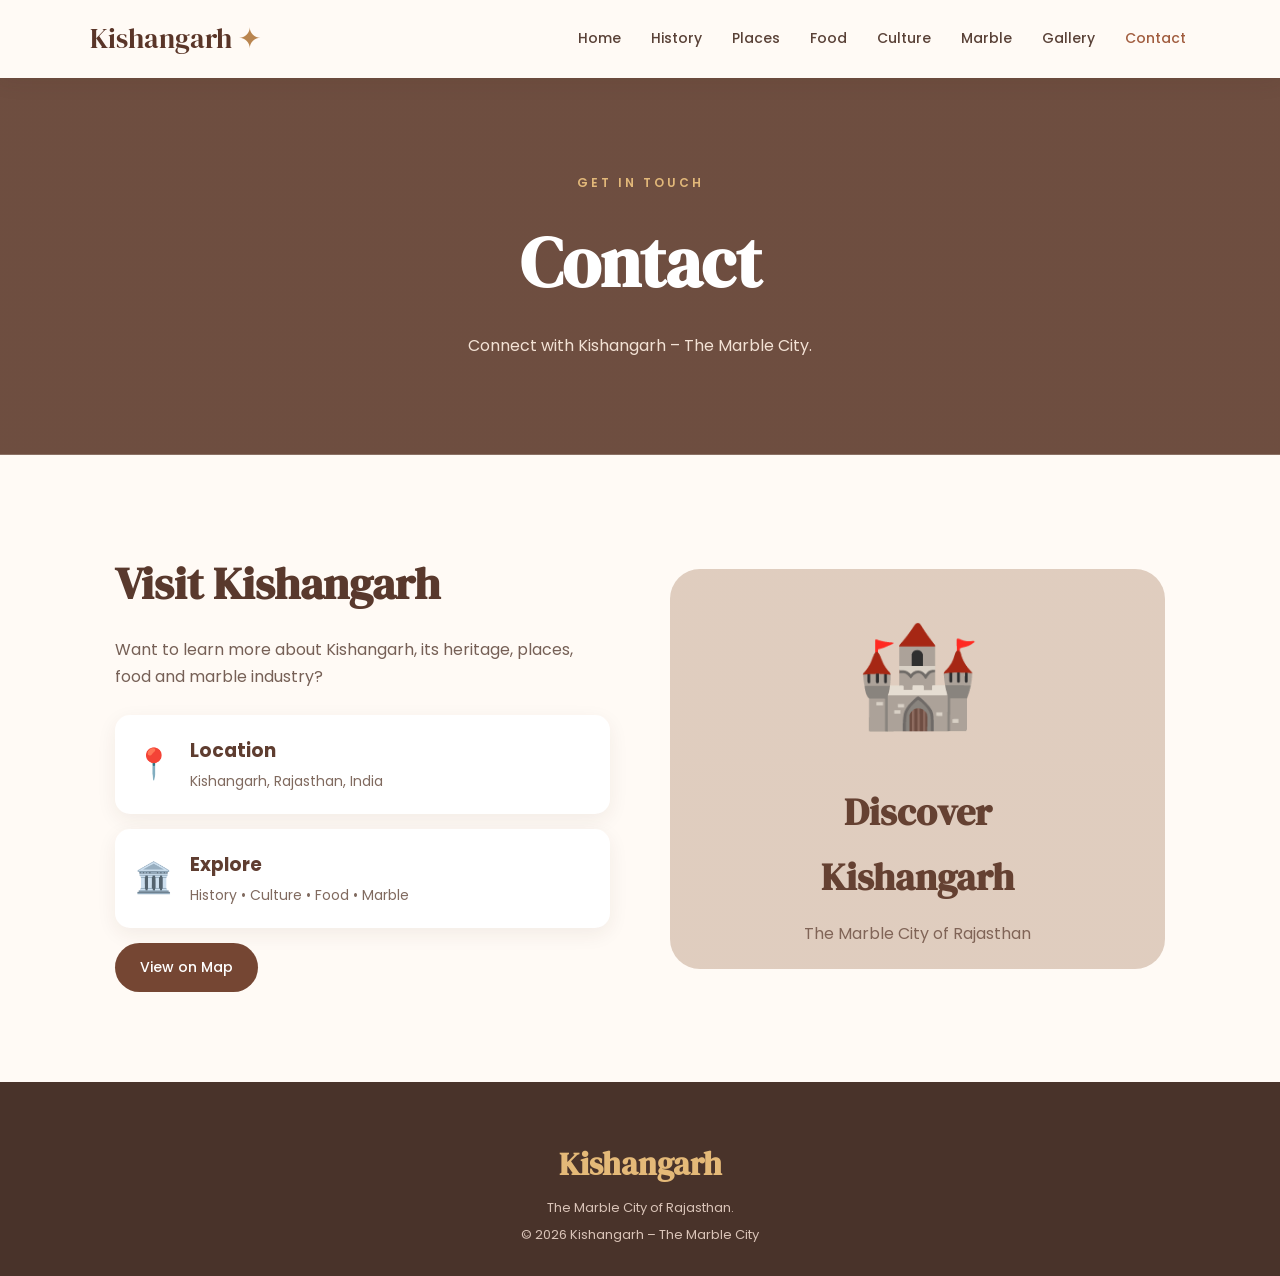
<file: contant.html>
<!DOCTYPE html>
<html lang="en">
<head>
<meta charset="UTF-8">
<meta name="viewport" content="width=device-width, initial-scale=1.0">
<title>Contact | Kishangarh</title>
<link rel="stylesheet" href="style.css">
</head>

<body>

<header class="navbar">
<div class="logo">Kishangarh <span>✦</span></div>
<button class="menu-btn" onclick="toggleMenu()">☰</button>

<nav id="navMenu">
<a href="index.html">Home</a>
<a href="history.html">History</a>
<a href="places.html">Places</a>
<a href="food.html">Food</a>
<a href="culture.html">Culture</a>
<a href="marble.html">Marble</a>
<a href="gallery.html">Gallery</a>
<a href="contact.html" class="active">Contact</a>
</nav>
</header>

<section class="page-banner">
<p class="section-tag">GET IN TOUCH</p>
<h1>Contact</h1>
<p>Connect with Kishangarh – The Marble City.</p>
</section>

<section class="contact-section">

<div class="contact-info">

<h2>Visit Kishangarh</h2>

<p>
Want to learn more about Kishangarh, its heritage,
places, food and marble industry?
</p>

<div class="contact-card">
<div class="contact-icon">📍</div>

<div>
<h3>Location</h3>
<p>Kishangarh, Rajasthan, India</p>
</div>
</div>

<div class="contact-card">
<div class="contact-icon">🏛️</div>

<div>
<h3>Explore</h3>
<p>History • Culture • Food • Marble</p>
</div>
</div>

<a href="https://www.google.com/maps/search/Kishangarh+Rajasthan"
target="_blank"
class="btn">
View on Map
</a>

</div>

<div class="contact-decoration">

<div class="cake-big">🏰</div>

<h3>
Discover<br>
Kishangarh
</h3>

<p>
The Marble City of Rajasthan
</p>

</div>

</section>

<footer>
<h2>Kishangarh</h2>
<p>The Marble City of Rajasthan.</p>
<p>© 2026 Kishangarh – The Marble City</p>
</footer>

<script src="script.js"></script>
</body>
</html>
</file>
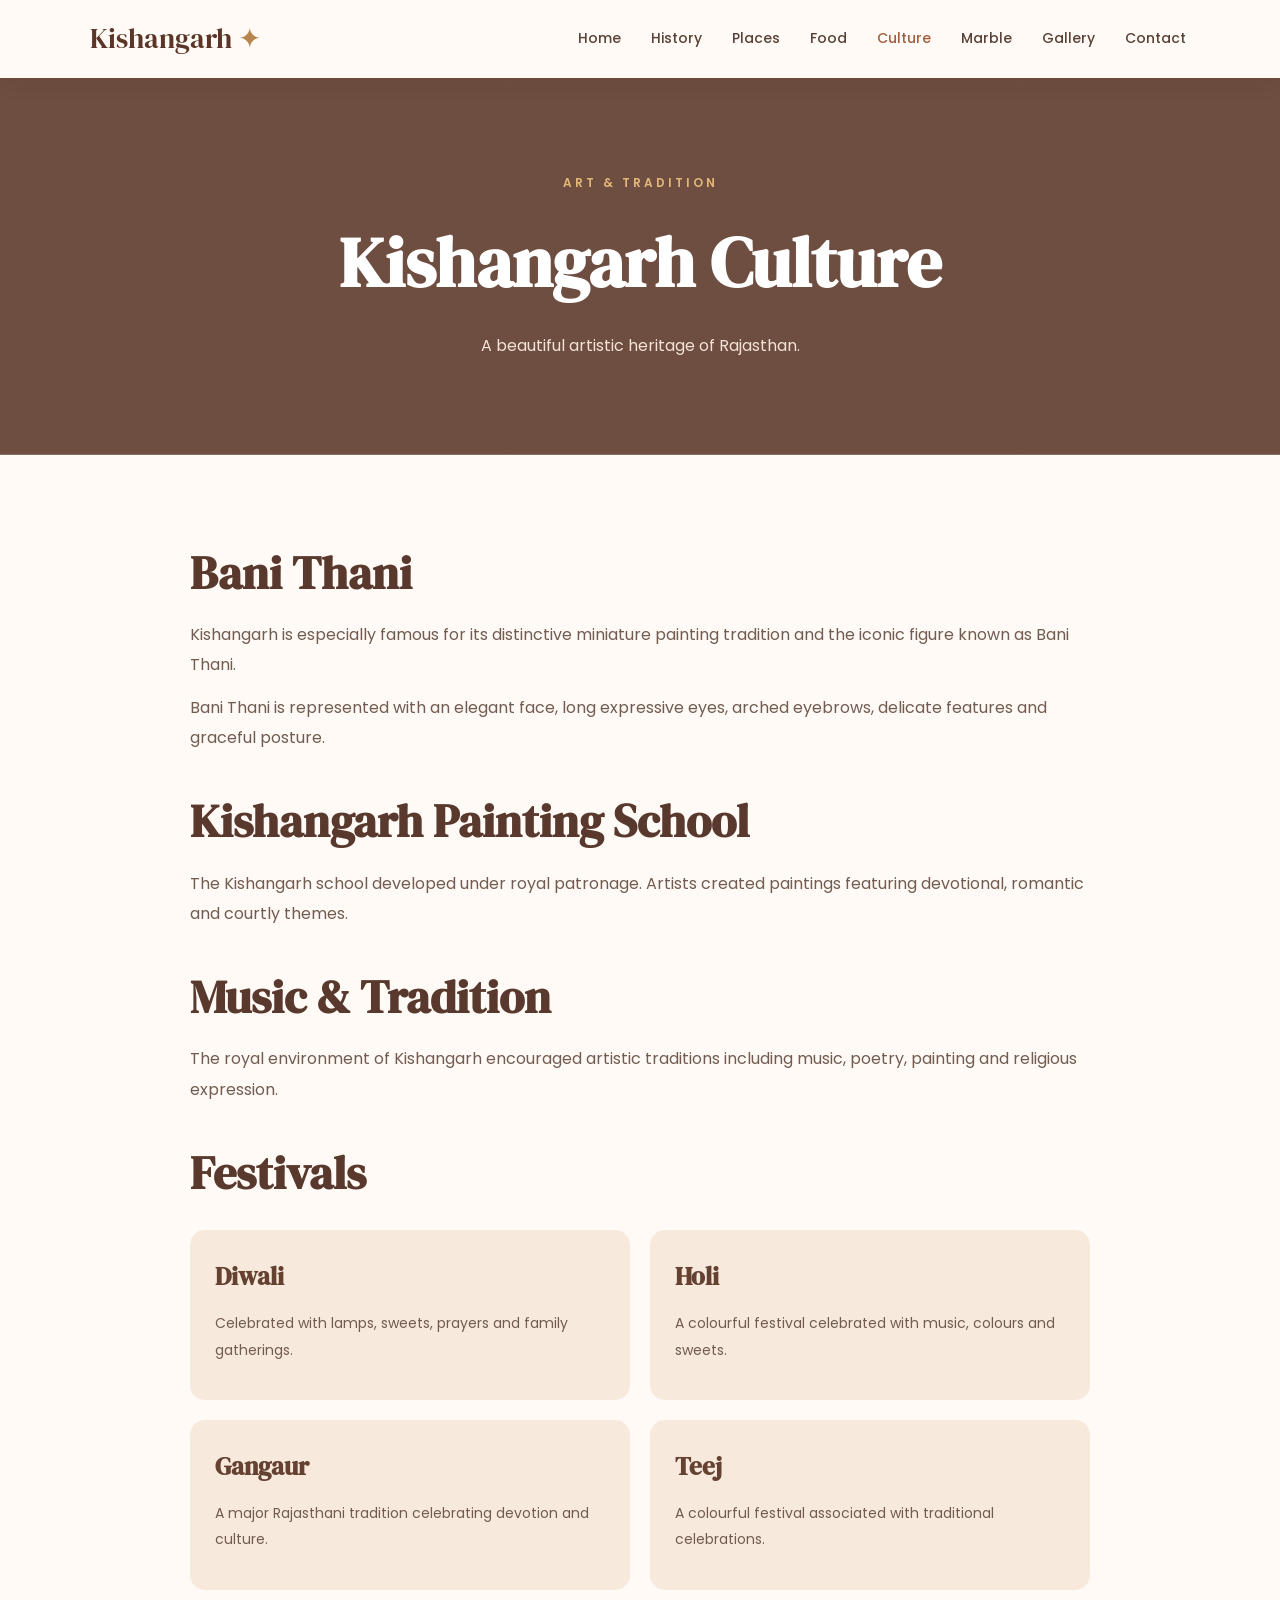
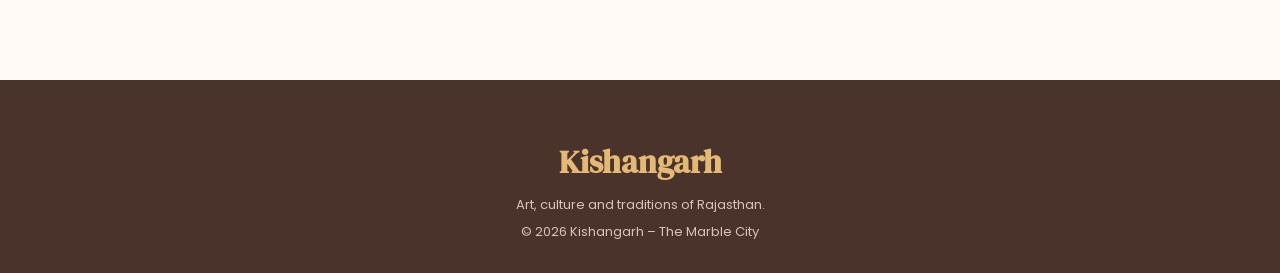
<file: culture.html>
<!DOCTYPE html>
<html lang="en">
<head>
<meta charset="UTF-8">
<meta name="viewport" content="width=device-width, initial-scale=1.0">
<title>Art & Culture | Kishangarh</title>
<link rel="stylesheet" href="style.css">
</head>

<body>

<header class="navbar">
<div class="logo">Kishangarh <span>✦</span></div>
<button class="menu-btn" onclick="toggleMenu()">☰</button>

<nav id="navMenu">
<a href="index.html">Home</a>
<a href="history.html">History</a>
<a href="places.html">Places</a>
<a href="food.html">Food</a>
<a href="culture.html" class="active">Culture</a>
<a href="marble.html">Marble</a>
<a href="gallery.html">Gallery</a>
<a href="contact.html">Contact</a>
</nav>
</header>

<section class="page-banner">
<p class="section-tag">ART & TRADITION</p>
<h1>Kishangarh Culture</h1>
<p>A beautiful artistic heritage of Rajasthan.</p>
</section>

<section class="content-section">

<h2>Bani Thani</h2>

<p>
Kishangarh is especially famous for its distinctive miniature
painting tradition and the iconic figure known as Bani Thani.
</p>

<p>
Bani Thani is represented with an elegant face, long expressive
eyes, arched eyebrows, delicate features and graceful posture.
</p>

<h2>Kishangarh Painting School</h2>

<p>
The Kishangarh school developed under royal patronage. Artists
created paintings featuring devotional, romantic and courtly themes.
</p>

<h2>Music & Tradition</h2>

<p>
The royal environment of Kishangarh encouraged artistic traditions
including music, poetry, painting and religious expression.
</p>

<h2>Festivals</h2>

<div class="festival-grid">

<div class="festival-card">
<h3>Diwali</h3>
<p>Celebrated with lamps, sweets, prayers and family gatherings.</p>
</div>

<div class="festival-card">
<h3>Holi</h3>
<p>A colourful festival celebrated with music, colours and sweets.</p>
</div>

<div class="festival-card">
<h3>Gangaur</h3>
<p>A major Rajasthani tradition celebrating devotion and culture.</p>
</div>

<div class="festival-card">
<h3>Teej</h3>
<p>A colourful festival associated with traditional celebrations.</p>
</div>

</div>

</section>

<footer>
<h2>Kishangarh</h2>
<p>Art, culture and traditions of Rajasthan.</p>
<p>© 2026 Kishangarh – The Marble City</p>
</footer>

<script src="script.js"></script>
</body>
</html>
</file>
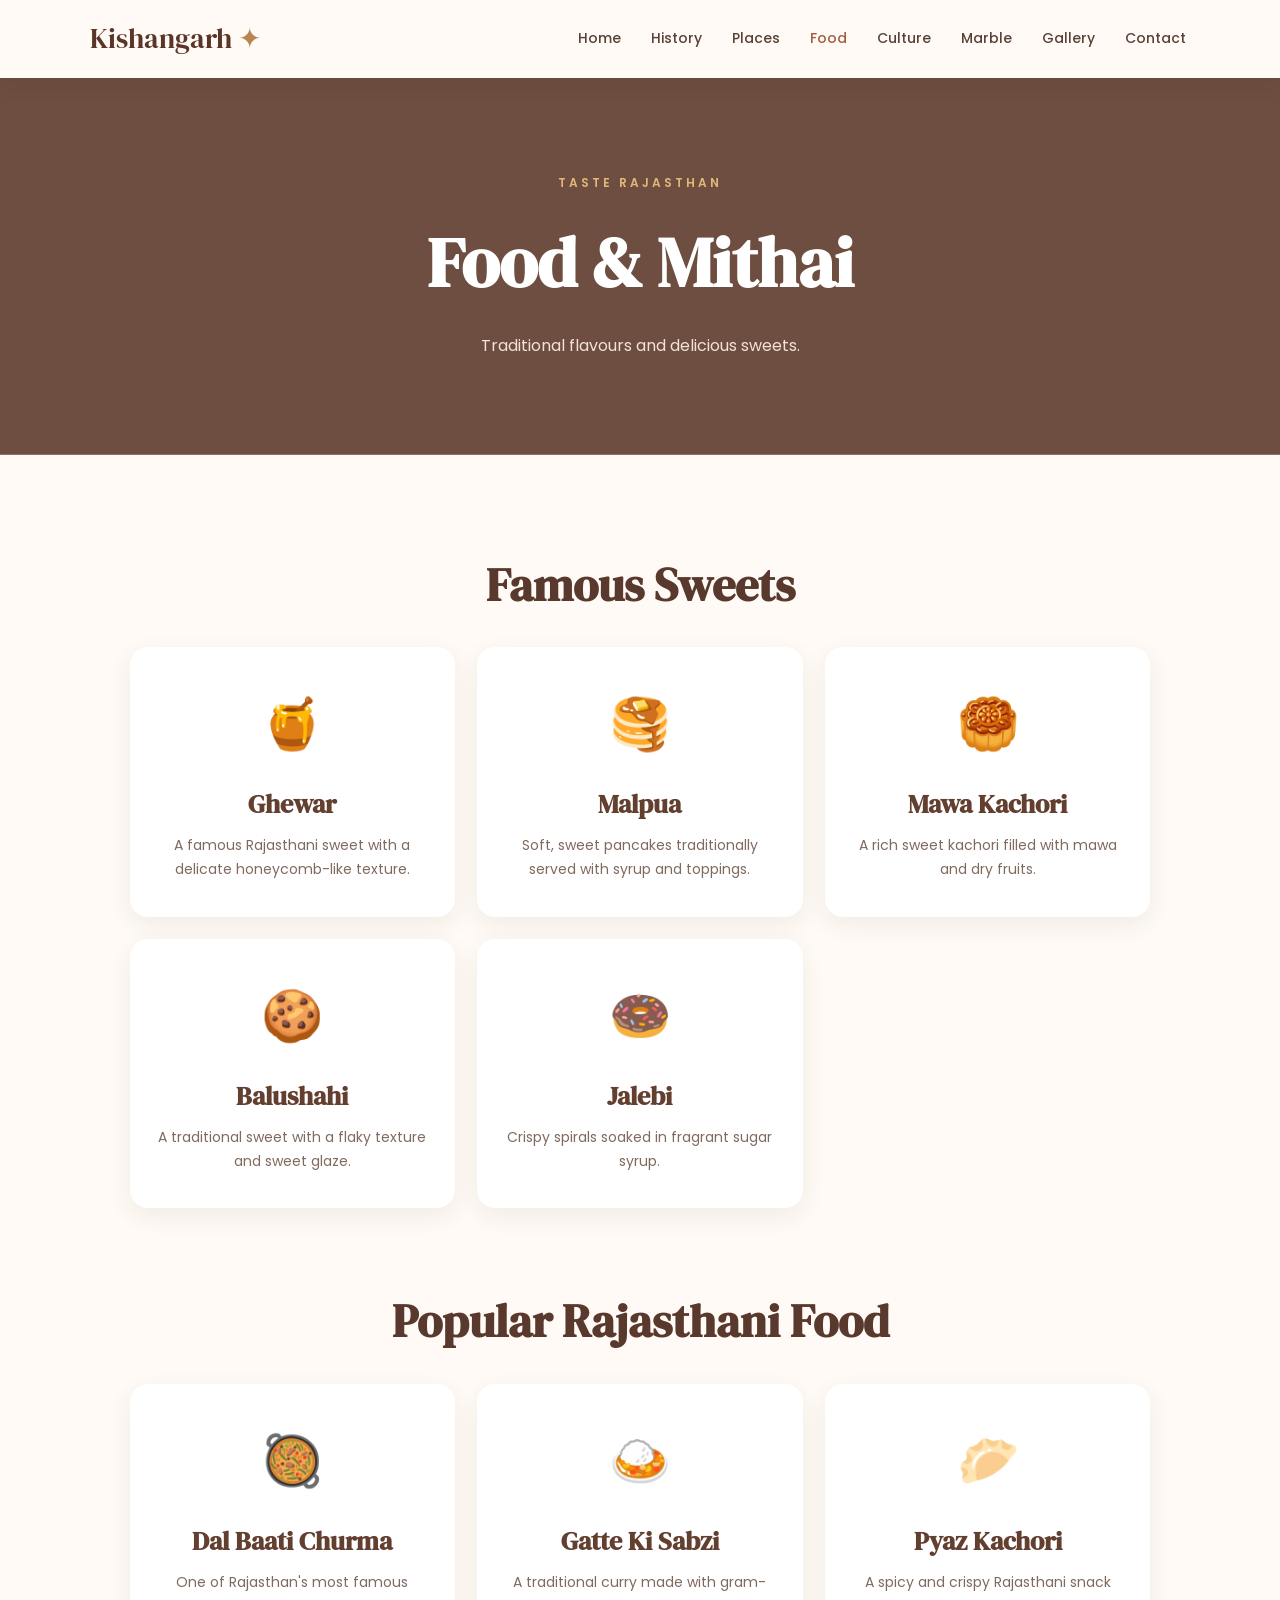
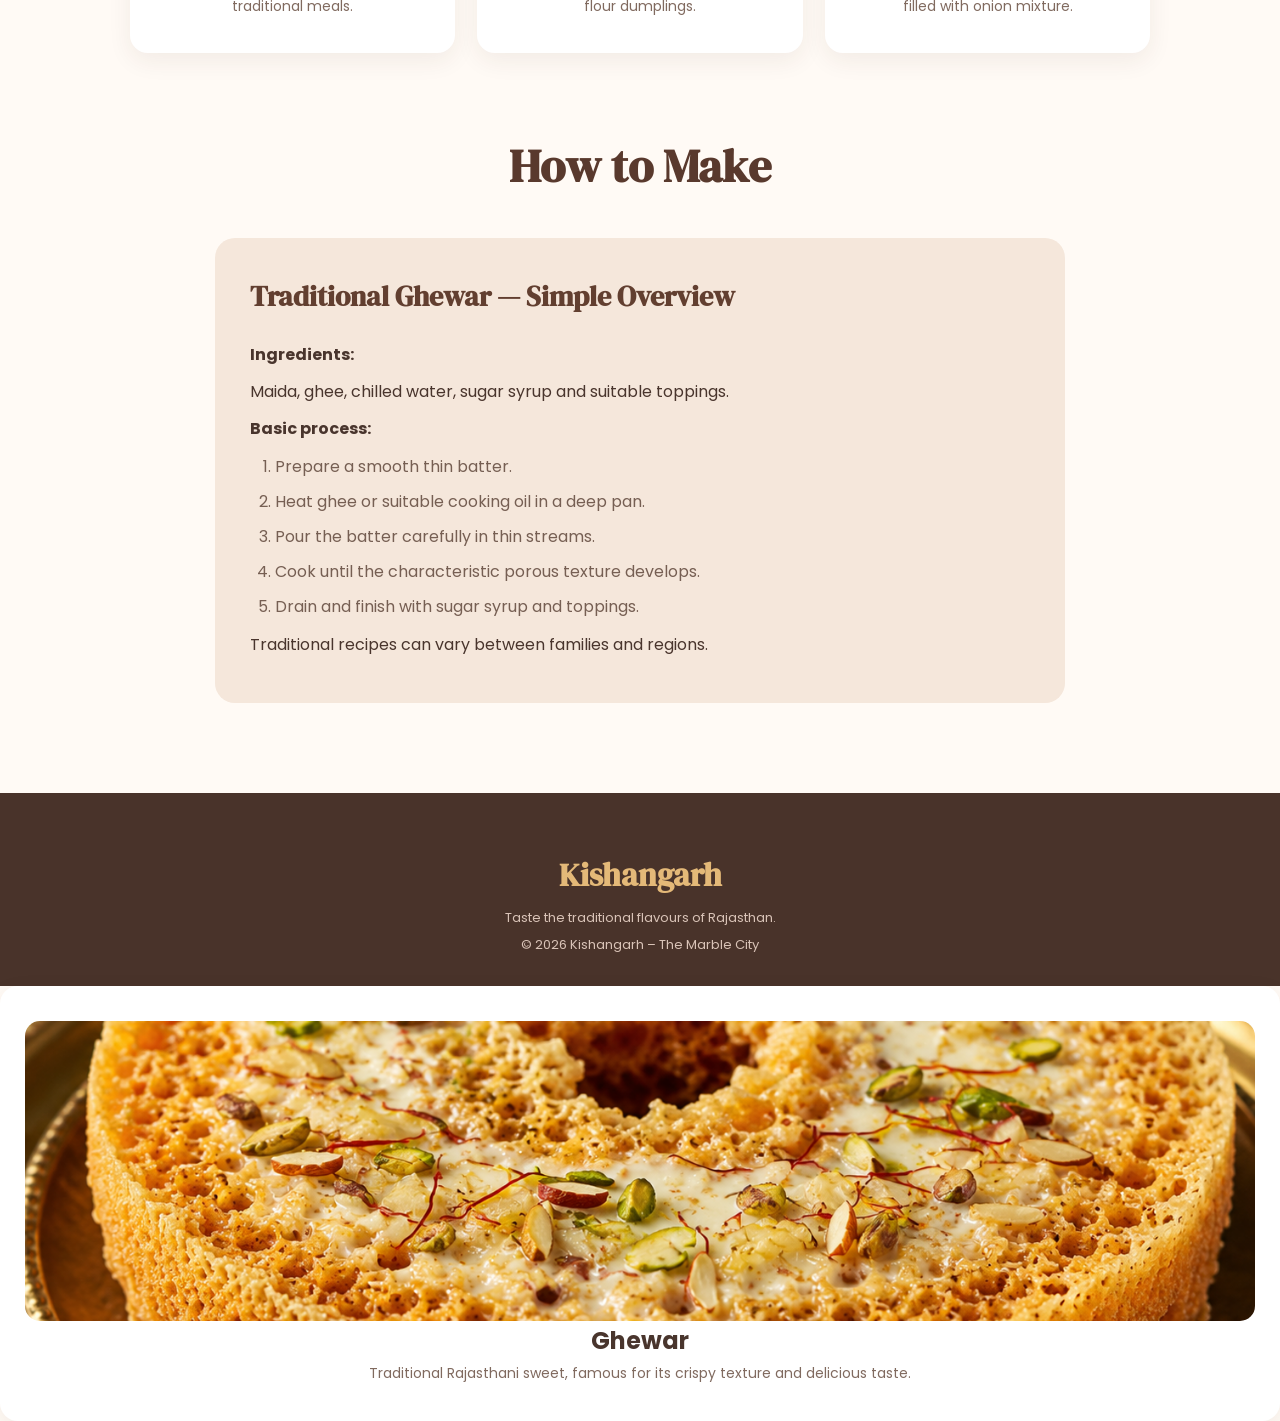
<file: food.html>
<!DOCTYPE html>
<html lang="en">
<head>
<meta charset="UTF-8">
<meta name="viewport" content="width=device-width, initial-scale=1.0">
<title>Food & Mithai | Kishangarh</title>
<link rel="stylesheet" href="style.css">
</head>

<body>

<header class="navbar">
<div class="logo">Kishangarh <span>✦</span></div>
<button class="menu-btn" onclick="toggleMenu()">☰</button>

<nav id="navMenu">
<a href="index.html">Home</a>
<a href="history.html">History</a>
<a href="places.html">Places</a>
<a href="food.html" class="active">Food</a>
<a href="culture.html">Culture</a>
<a href="marble.html">Marble</a>
<a href="gallery.html">Gallery</a>
<a href="contact.html">Contact</a>
</nav>
</header>

<section class="page-banner">
<p class="section-tag">TASTE RAJASTHAN</p>
<h1>Food & Mithai</h1>
<p>Traditional flavours and delicious sweets.</p>
</section>

<section class="food-section">

<h2>Famous Sweets</h2>

<div class="food-grid">

<div class="food-card">
<div class="food-icon">🍯</div>
<h3>Ghewar</h3>
<p>A famous Rajasthani sweet with a delicate honeycomb-like texture.</p>
</div>

<div class="food-card">
<div class="food-icon">🥞</div>
<h3>Malpua</h3>
<p>Soft, sweet pancakes traditionally served with syrup and toppings.</p>
</div>

<div class="food-card">
<div class="food-icon">🥮</div>
<h3>Mawa Kachori</h3>
<p>A rich sweet kachori filled with mawa and dry fruits.</p>
</div>

<div class="food-card">
<div class="food-icon">🍪</div>
<h3>Balushahi</h3>
<p>A traditional sweet with a flaky texture and sweet glaze.</p>
</div>

<div class="food-card">
<div class="food-icon">🍩</div>
<h3>Jalebi</h3>
<p>Crispy spirals soaked in fragrant sugar syrup.</p>
</div>

</div>

<h2 class="food-title">Popular Rajasthani Food</h2>

<div class="food-grid">

<div class="food-card">
<div class="food-icon">🥘</div>
<h3>Dal Baati Churma</h3>
<p>One of Rajasthan's most famous traditional meals.</p>
</div>

<div class="food-card">
<div class="food-icon">🍛</div>
<h3>Gatte Ki Sabzi</h3>
<p>A traditional curry made with gram-flour dumplings.</p>
</div>

<div class="food-card">
<div class="food-icon">🥟</div>
<h3>Pyaz Kachori</h3>
<p>A spicy and crispy Rajasthani snack filled with onion mixture.</p>
</div>

</div>

<h2 class="food-title">How to Make</h2>

<div class="recipe-box">

<h3>Traditional Ghewar — Simple Overview</h3>

<p><strong>Ingredients:</strong></p>

<p>
Maida, ghee, chilled water, sugar syrup and suitable toppings.
</p>

<p><strong>Basic process:</strong></p>

<ol>
<li>Prepare a smooth thin batter.</li>
<li>Heat ghee or suitable cooking oil in a deep pan.</li>
<li>Pour the batter carefully in thin streams.</li>
<li>Cook until the characteristic porous texture develops.</li>
<li>Drain and finish with sugar syrup and toppings.</li>
</ol>

<p>
Traditional recipes can vary between families and regions.
</p>

</div>

</section>

<footer>
<h2>Kishangarh</h2>
<p>Taste the traditional flavours of Rajasthan.</p>
<p>© 2026 Kishangarh – The Marble City</p>
</footer>

<script src="script.js"></script>
</body>
</html>
<div class="food-card">
  <img src="file_0000000049008211b5ec627d107cb9df.png" alt="Ghewar">
  <h2>Ghewar</h2>
  <p>Traditional Rajasthani sweet, famous for its crispy texture and delicious taste.</p>
</div>
</file>
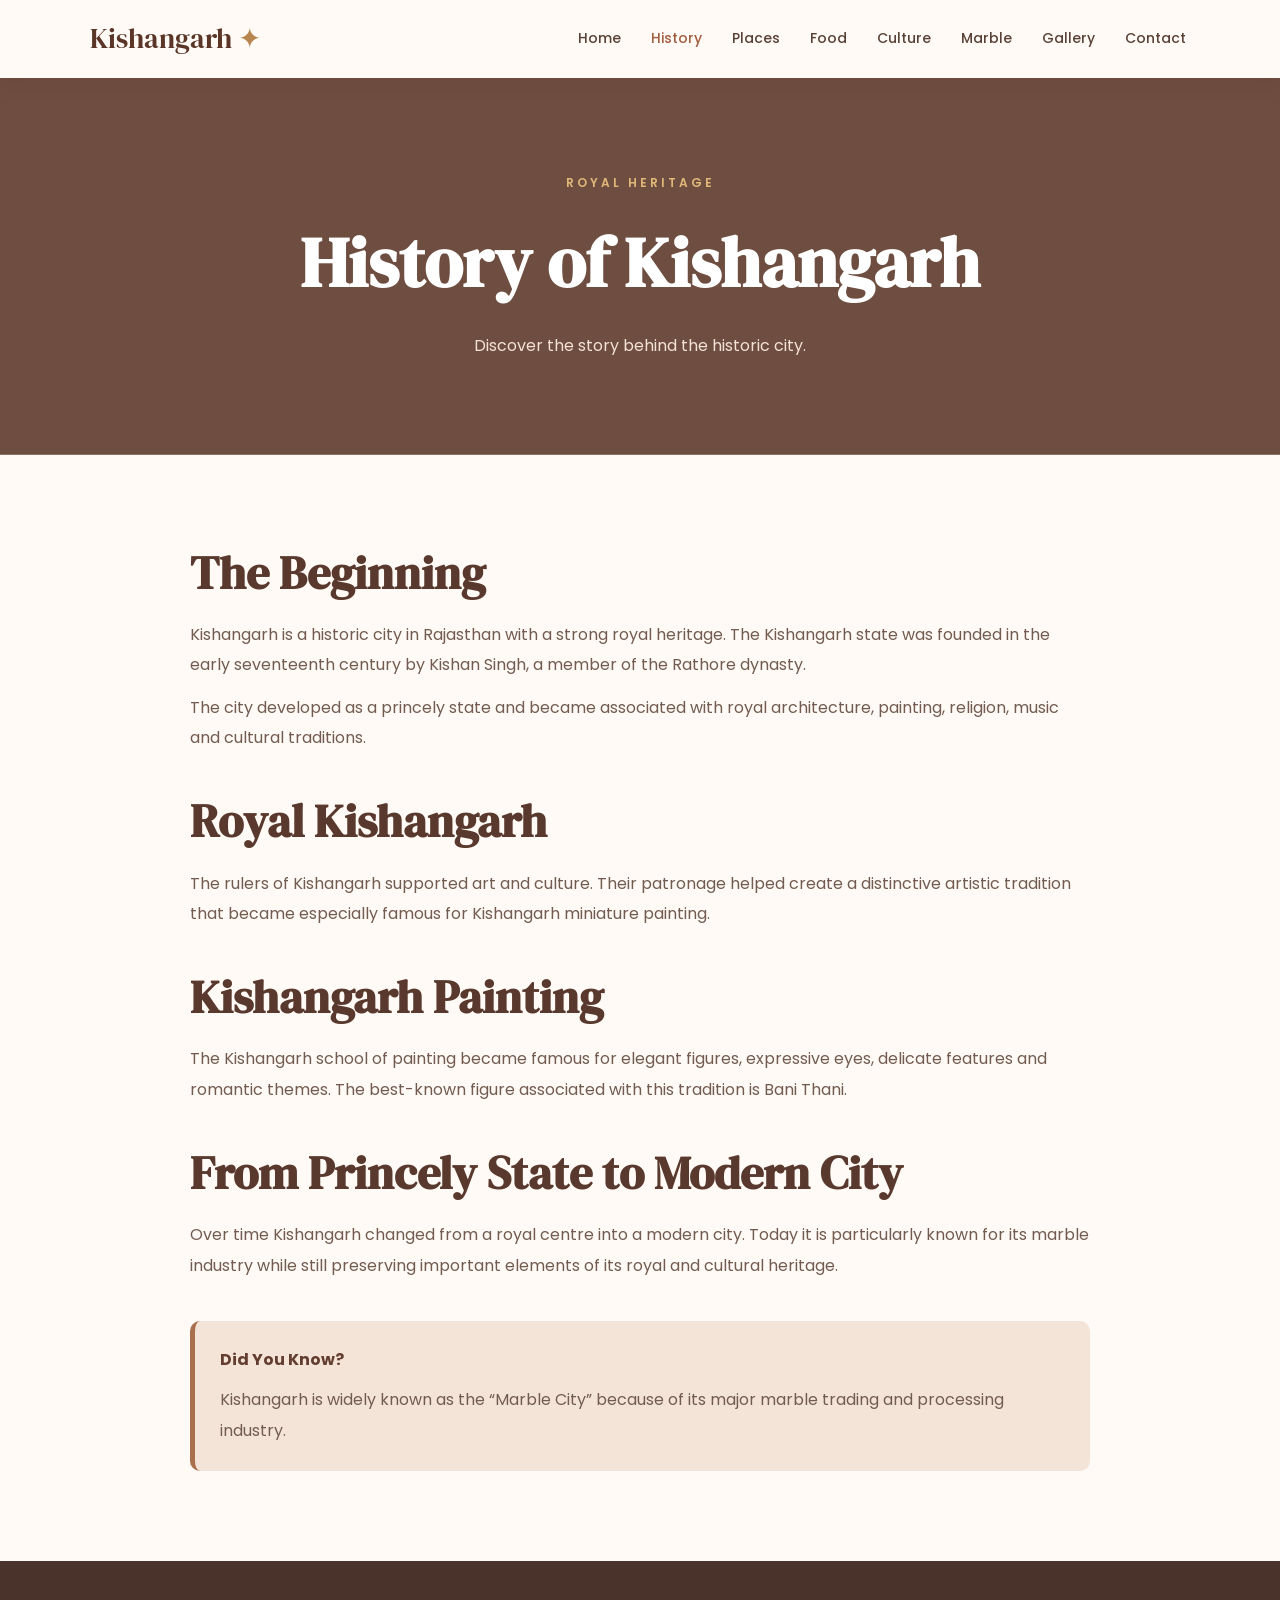
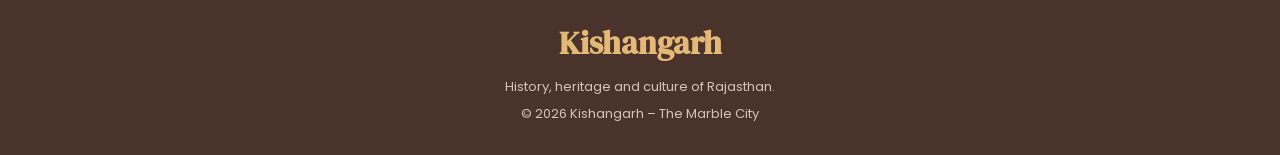
<file: history.htm>
<!DOCTYPE html>
<html lang="en">
<head>
<meta charset="UTF-8">
<meta name="viewport" content="width=device-width, initial-scale=1.0">
<title>History | Kishangarh</title>
<link rel="stylesheet" href="style.css">
</head>

<body>

<header class="navbar">
<div class="logo">Kishangarh <span>✦</span></div>
<button class="menu-btn" onclick="toggleMenu()">☰</button>

<nav id="navMenu">
<a href="index.html">Home</a>
<a href="history.html" class="active">History</a>
<a href="places.html">Places</a>
<a href="food.html">Food</a>
<a href="culture.html">Culture</a>
<a href="marble.html">Marble</a>
<a href="gallery.html">Gallery</a>
<a href="contact.html">Contact</a>
</nav>
</header>

<section class="page-banner">
<p class="section-tag">ROYAL HERITAGE</p>
<h1>History of Kishangarh</h1>
<p>Discover the story behind the historic city.</p>
</section>

<section class="content-section">

<h2>The Beginning</h2>

<p>
Kishangarh is a historic city in Rajasthan with a strong royal
heritage. The Kishangarh state was founded in the early seventeenth
century by Kishan Singh, a member of the Rathore dynasty.
</p>

<p>
The city developed as a princely state and became associated with
royal architecture, painting, religion, music and cultural traditions.
</p>

<h2>Royal Kishangarh</h2>

<p>
The rulers of Kishangarh supported art and culture. Their patronage
helped create a distinctive artistic tradition that became especially
famous for Kishangarh miniature painting.
</p>

<h2>Kishangarh Painting</h2>

<p>
The Kishangarh school of painting became famous for elegant figures,
expressive eyes, delicate features and romantic themes. The best-known
figure associated with this tradition is Bani Thani.
</p>

<h2>From Princely State to Modern City</h2>

<p>
Over time Kishangarh changed from a royal centre into a modern city.
Today it is particularly known for its marble industry while still
preserving important elements of its royal and cultural heritage.
</p>

<div class="info-box">
<strong>Did You Know?</strong>
<p>
Kishangarh is widely known as the “Marble City” because of its major
marble trading and processing industry.
</p>
</div>

</section>

<footer>
<h2>Kishangarh</h2>
<p>History, heritage and culture of Rajasthan.</p>
<p>© 2026 Kishangarh – The Marble City</p>
</footer>

<script src="script.js"></script>
</body>
</html>
</file>
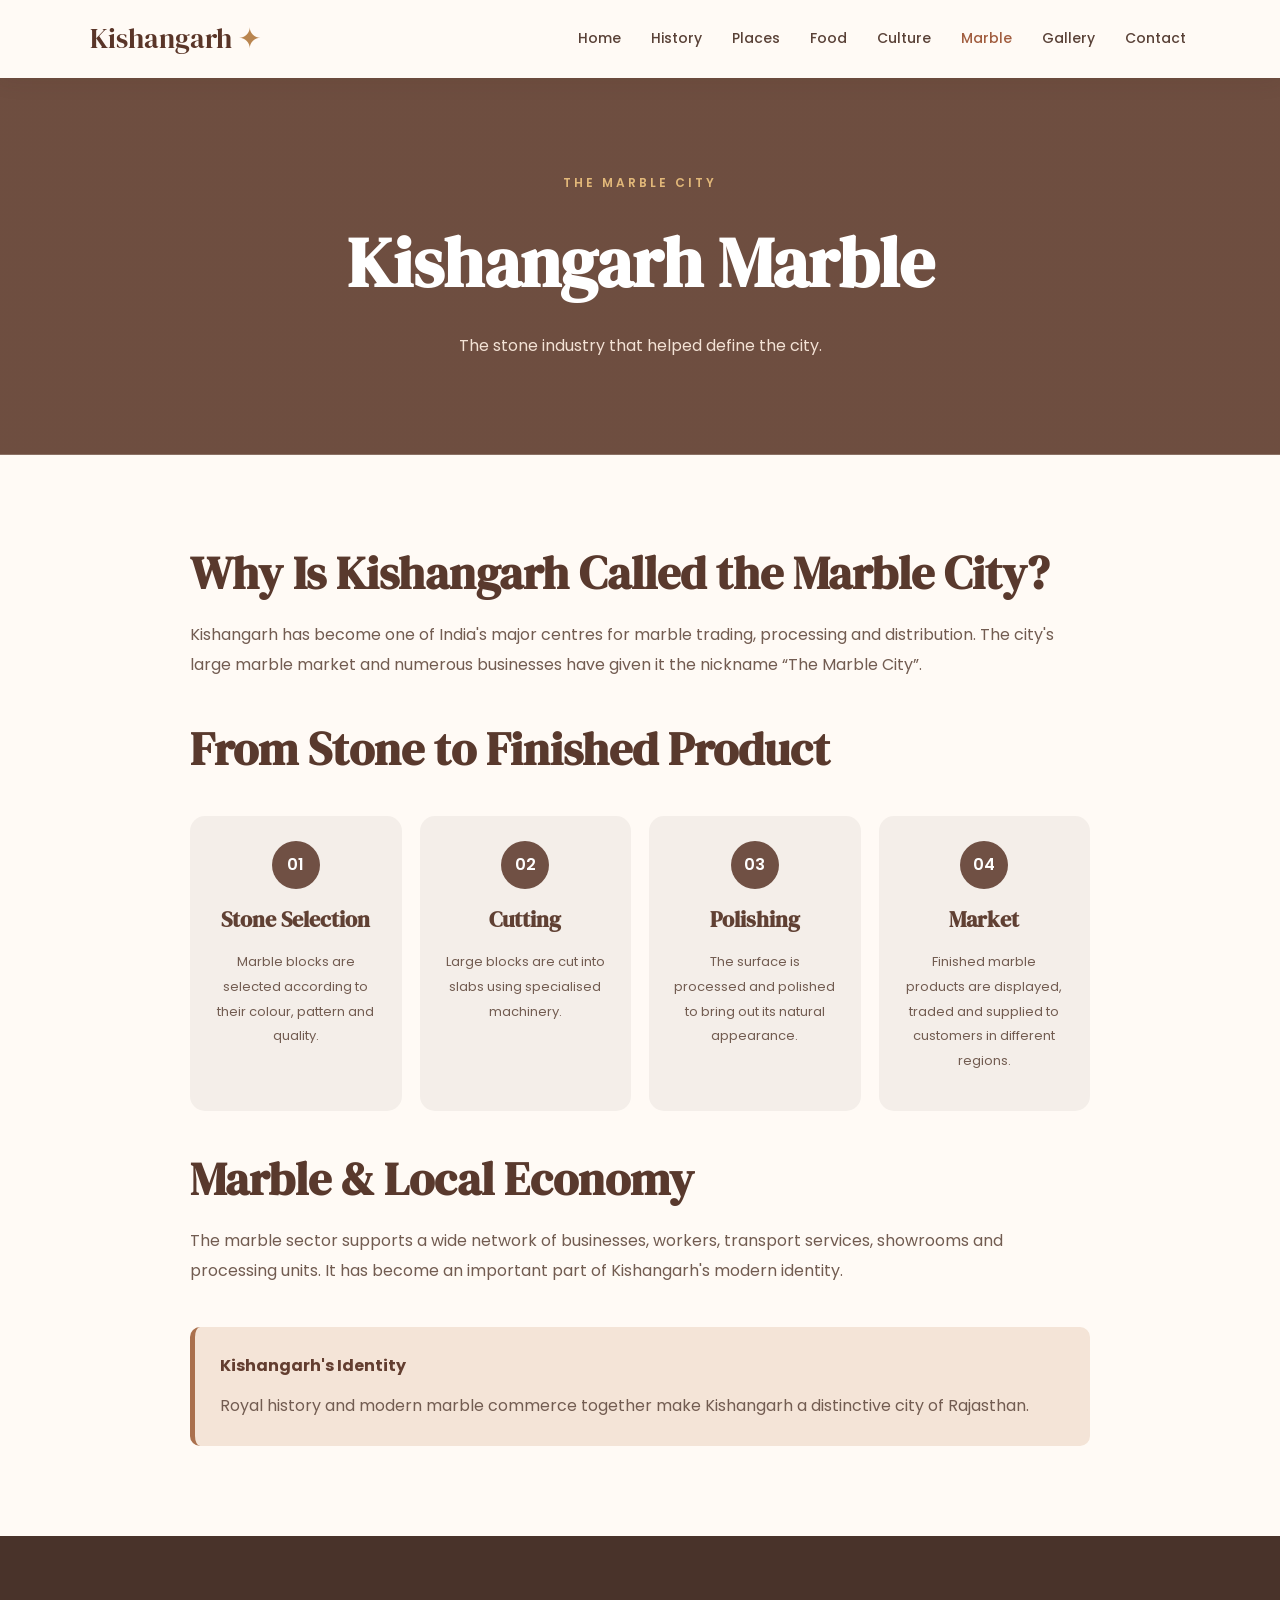
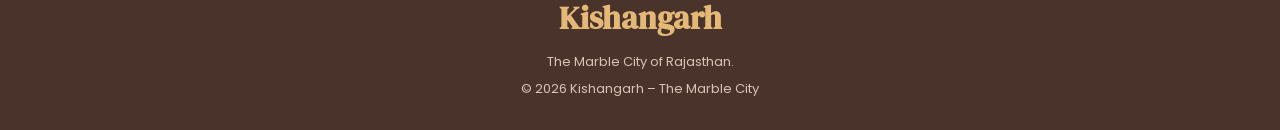
<file: marble.html>
<!DOCTYPE html>
<html lang="en">
<head>
<meta charset="UTF-8">
<meta name="viewport" content="width=device-width, initial-scale=1.0">
<title>Marble City | Kishangarh</title>
<link rel="stylesheet" href="style.css">
</head>

<body>

<header class="navbar">
<div class="logo">Kishangarh <span>✦</span></div>
<button class="menu-btn" onclick="toggleMenu()">☰</button>

<nav id="navMenu">
<a href="index.html">Home</a>
<a href="history.html">History</a>
<a href="places.html">Places</a>
<a href="food.html">Food</a>
<a href="culture.html">Culture</a>
<a href="marble.html" class="active">Marble</a>
<a href="gallery.html">Gallery</a>
<a href="contact.html">Contact</a>
</nav>
</header>

<section class="page-banner">
<p class="section-tag">THE MARBLE CITY</p>
<h1>Kishangarh Marble</h1>
<p>The stone industry that helped define the city.</p>
</section>

<section class="content-section">

<h2>Why Is Kishangarh Called the Marble City?</h2>

<p>
Kishangarh has become one of India's major centres for marble
trading, processing and distribution. The city's large marble
market and numerous businesses have given it the nickname
“The Marble City”.
</p>

<h2>From Stone to Finished Product</h2>

<div class="marble-steps">

<div>
<span>01</span>
<h3>Stone Selection</h3>
<p>
Marble blocks are selected according to their colour,
pattern and quality.
</p>
</div>

<div>
<span>02</span>
<h3>Cutting</h3>
<p>
Large blocks are cut into slabs using specialised machinery.
</p>
</div>

<div>
<span>03</span>
<h3>Polishing</h3>
<p>
The surface is processed and polished to bring out its
natural appearance.
</p>
</div>

<div>
<span>04</span>
<h3>Market</h3>
<p>
Finished marble products are displayed, traded and supplied
to customers in different regions.
</p>
</div>

</div>

<h2>Marble & Local Economy</h2>

<p>
The marble sector supports a wide network of businesses,
workers, transport services, showrooms and processing units.
It has become an important part of Kishangarh's modern identity.
</p>

<div class="info-box">
<strong>Kishangarh's Identity</strong>
<p>
Royal history and modern marble commerce together make Kishangarh
a distinctive city of Rajasthan.
</p>
</div>

</section>

<footer>
<h2>Kishangarh</h2>
<p>The Marble City of Rajasthan.</p>
<p>© 2026 Kishangarh – The Marble City</p>
</footer>

<script src="script.js"></script>
</body>
</html>
</file>
<file: style.css>
@import url('https://fonts.googleapis.com/css2?family=DM+Serif+Display&family=Poppins:wght@300;400;500;600;700&display=swap');

/* =========================
   BASIC SETTINGS
========================= */

* {
    margin: 0;
    padding: 0;
    box-sizing: border-box;
}

html {
    scroll-behavior: smooth;
}

body {
    font-family: 'Poppins', sans-serif;
    background: #fffaf5;
    color: #49352d;
    line-height: 1.7;
}

img {
    max-width: 100%;
}

a {
    text-decoration: none;
}

button {
    font-family: inherit;
}

/* =========================
   NAVIGATION
========================= */

.navbar {
    width: 100%;
    height: 78px;

    display: flex;
    align-items: center;
    justify-content: space-between;

    padding: 0 7%;

    background: rgba(255, 250, 245, 0.97);

    position: sticky;
    top: 0;
    z-index: 999;

    box-shadow: 0 3px 20px rgba(70, 40, 25, 0.10);
}

.logo {
    font-family: 'DM Serif Display', serif;
    font-size: 28px;
    color: #5a3528;
    white-space: nowrap;
}

.logo span {
    color: #b9854f;
}

nav {
    display: flex;
    align-items: center;
    gap: 22px;
}

nav a {
    color: #594137;
    font-size: 14px;
    font-weight: 500;

    padding: 8px 4px;

    transition: 0.3s;
}

nav a:hover,
nav a.active {
    color: #a15d3f;
}

.menu-btn {
    display: none;

    border: none;
    background: transparent;

    font-size: 28px;
    color: #654235;

    cursor: pointer;
}

/* =========================
   HERO HOME
========================= */

.hero {
    min-height: 680px;

    display: flex;
    align-items: center;

    padding: 80px 8%;

    background:
        linear-gradient(
            90deg,
            rgba(48, 28, 20, 0.78),
            rgba(48, 28, 20, 0.35),
            rgba(48, 28, 20, 0.12)
        ),
        url("https://images.unsplash.com/photo-1599661046289-e31897846e41?auto=format&fit=crop&w=1800&q=85");

    background-size: cover;
    background-position: center;
}

.hero-content {
    max-width: 720px;
    color: white;

    animation: fadeUp 1s ease;
}

.small-title {
    color: #e6bd82;
    letter-spacing: 4px;
    font-size: 12px;
    font-weight: 600;
}

.hero h1 {
    font-family: 'DM Serif Display', serif;

    font-size: clamp(55px, 8vw, 95px);

    line-height: 1.05;

    margin: 20px 0;
}

.hero h1 span {
    display: block;
    color: #e4b978;
}

.hero-content > p:not(.small-title) {
    max-width: 620px;

    font-size: 16px;

    color: #fff5ed;

    margin-bottom: 30px;
}

.hero-buttons {
    display: flex;
    gap: 15px;
    flex-wrap: wrap;
}

/* =========================
   BUTTONS
========================= */

.btn {
    display: inline-block;

    padding: 13px 25px;

    background: #754633;
    color: white;

    border-radius: 30px;

    font-size: 14px;
    font-weight: 500;

    transition: 0.3s;
}

.btn:hover {
    background: #a66a49;
    transform: translateY(-3px);
}

.btn-outline {
    display: inline-block;

    padding: 12px 24px;

    border: 1px solid #e2b878;

    color: white;

    border-radius: 30px;

    font-size: 14px;

    transition: 0.3s;
}

.btn-outline:hover {
    background: #e2b878;
    color: #49352d;
}

/* =========================
   INTRO
========================= */

.intro {
    max-width: 850px;

    margin: auto;

    padding: 100px 25px;

    text-align: center;
}

.section-tag {
    color: #aa704d;

    font-size: 12px;

    letter-spacing: 3px;

    font-weight: 600;
}

.intro h2,
.section-heading h2,
.content-section h2,
.food-section > h2 {
    font-family: 'DM Serif Display', serif;

    color: #59392d;

    font-size: 46px;

    line-height: 1.2;

    margin: 12px 0 20px;
}

.intro p:not(.section-tag) {
    color: #766057;

    margin-bottom: 15px;
}

/* =========================
   HIGHLIGHTS
========================= */

.highlights {
    background: #f5e7db;

    padding: 90px 7%;
}

.section-heading {
    text-align: center;

    margin-bottom: 45px;
}

.highlight-grid {
    max-width: 1200px;

    margin: auto;

    display: grid;

    grid-template-columns: repeat(3, 1fr);

    gap: 22px;
}

.highlight-card {
    background: #fffaf5;

    padding: 35px 28px;

    border-radius: 18px;

    color: #49352d;

    box-shadow: 0 8px 25px rgba(70, 40, 25, 0.07);

    transition: 0.35s;
}

.highlight-card:hover {
    transform: translateY(-8px);

    box-shadow: 0 15px 35px rgba(70, 40, 25, 0.14);
}

.highlight-icon {
    font-size: 42px;

    margin-bottom: 15px;
}

.highlight-card h3 {
    font-family: 'DM Serif Display', serif;

    font-size: 25px;

    color: #633f31;

    margin-bottom: 8px;
}

.highlight-card p {
    color: #806b60;

    font-size: 14px;

    margin-bottom: 15px;
}

.highlight-card span {
    color: #a45e3f;

    font-size: 13px;

    font-weight: 600;
}

/* =========================
   QUOTE
========================= */

.quote {
    padding: 100px 20px;

    text-align: center;

    background:
        linear-gradient(
            rgba(75, 45, 33, 0.90),
            rgba(75, 45, 33, 0.90)
        ),
        url("https://images.unsplash.com/photo-1477587458883-47145ed94245?auto=format&fit=crop&w=1800&q=85");

    background-size: cover;
    background-position: center;

    color: white;
}

.quote h2 {
    max-width: 800px;

    margin: auto;

    font-family: 'DM Serif Display', serif;

    font-size: 42px;

    font-weight: 400;
}

.quote p {
    margin-top: 20px;

    color: #dfb77e;

    letter-spacing: 2px;
}

/* =========================
   PAGE BANNER
========================= */

.page-banner {
    padding: 95px 20px;

    text-align: center;

    background:
        linear-gradient(
            rgba(90, 54, 39, 0.88),
            rgba(90, 54, 39, 0.88)
        ),
        url("https://images.unsplash.com/photo-1603262110263-fb0112e7cc33?auto=format&fit=crop&w=1800&q=85");

    background-size: cover;
    background-position: center;

    color: white;
}

.page-banner .section-tag {
    color: #e2b879;
}

.page-banner h1 {
    font-family: 'DM Serif Display', serif;

    font-size: clamp(45px, 7vw, 70px);

    color: white;

    margin: 10px 0;
}

.page-banner p:last-child {
    color: #f3e2d5;
}

/* =========================
   GENERAL CONTENT
========================= */

.content-section {
    max-width: 950px;

    margin: auto;

    padding: 90px 25px;
}

.content-section h2 {
    margin-top: 40px;
}

.content-section h2:first-child {
    margin-top: 0;
}

.content-section p {
    color: #725c51;

    margin: 12px 0;

    line-height: 1.9;
}

.info-box {
    margin-top: 40px;

    padding: 25px;

    background: #f4e4d7;

    border-left: 5px solid #aa704d;

    border-radius: 10px;
}

.info-box strong {
    color: #633e30;
}

.info-box p {
    margin-bottom: 0;
}

/* =========================
   PLACES
========================= */

.place-grid {
    max-width: 1200px;

    margin: auto;

    padding: 90px 7%;

    display: grid;

    grid-template-columns: repeat(3, 1fr);

    gap: 25px;
}

.place-card {
    background: white;

    padding: 35px 28px;

    border-radius: 18px;

    border-bottom: 4px solid #b9855c;

    box-shadow: 0 8px 25px rgba(70, 40, 25, 0.07);

    transition: 0.35s;
}

.place-card:hover {
    transform: translateY(-8px);
}

.place-icon {
    font-size: 48px;

    margin-bottom: 15px;
}

.place-card h2 {
    font-family: 'DM Serif Display', serif;

    color: #603f31;

    font-size: 27px;

    margin-bottom: 10px;
}

.place-card p {
    color: #806a5f;

    font-size: 14px;
}

/* =========================
   FOOD
========================= */

.food-section {
    max-width: 1200px;

    margin: auto;

    padding: 90px 7%;
}

.food-section > h2 {
    text-align: center;

    margin-bottom: 35px;
}

.food-title {
    margin-top: 85px !important;
}

.food-grid {
    display: grid;

    grid-template-columns: repeat(3, 1fr);

    gap: 22px;
}

.food-card {
    background: #fff;

    padding: 35px 25px;

    text-align: center;

    border-radius: 18px;

    box-shadow: 0 8px 25px rgba(70, 40, 25, 0.07);

    transition: 0.3s;
}

.food-card:hover {
    transform: translateY(-7px);
}

.food-icon {
    font-size: 50px;

    margin-bottom: 15px;
}

.food-card h3 {
    font-family: 'DM Serif Display', serif;

    font-size: 26px;

    color: #633f30;

    margin-bottom: 8px;
}

.food-card p {
    color: #806a5f;

    font-size: 14px;
}

/* =========================
   RECIPE
========================= */

.recipe-box {
    max-width: 850px;

    margin: 45px auto 0;

    padding: 35px;

    background: #f5e7db;

    border-radius: 20px;
}

.recipe-box h3 {
    font-family: 'DM Serif Display', serif;

    font-size: 28px;

    color: #623f30;

    margin-bottom: 20px;
}

.recipe-box p {
    margin: 10px 0;
}

.recipe-box ol {
    padding-left: 25px;

    color: #765f53;
}

.recipe-box li {
    margin: 8px 0;
}

/* =========================
   CULTURE
========================= */

.festival-grid {
    display: grid;

    grid-template-columns: repeat(2, 1fr);

    gap: 20px;

    margin-top: 30px;
}

.festival-card {
    padding: 25px;

    background: #f7e9dc;

    border-radius: 15px;
}

.festival-card h3 {
    font-family: 'DM Serif Display', serif;

    font-size: 25px;

    color: #654131;
}

.festival-card p {
    font-size: 14px;
}

/* =========================
   MARBLE
========================= */

.marble-steps {
    display: grid;

    grid-template-columns: repeat(4, 1fr);

    gap: 18px;

    margin: 40px 0;
}

.marble-steps > div {
    padding: 25px;

    background: #f4eee9;

    border-radius: 15px;

    text-align: center;
}

.marble-steps span {
    display: inline-flex;

    width: 48px;
    height: 48px;

    align-items: center;
    justify-content: center;

    border-radius: 50%;

    background: #705044;

    color: white;

    margin-bottom: 12px;

    font-weight: 600;
}

.marble-steps h3 {
    font-family: 'DM Serif Display', serif;

    font-size: 22px;

    color: #604033;

    margin-bottom: 8px;
}

.marble-steps p {
    font-size: 13px;
}

/* =========================
   GALLERY
========================= */

.gallery-section {
    max-width: 1250px;

    margin: auto;

    padding: 80px 7%;
}

.gallery-filter {
    display: flex;

    justify-content: center;

    flex-wrap: wrap;

    gap: 10px;

    margin-bottom: 45px;
}

.gallery-filter button {
    border: 1px solid #b88769;

    background: transparent;

    color: #684536;

    padding: 9px 19px;

    border-radius: 25px;

    cursor: pointer;

    transition: 0.3s;
}

.gallery-filter button:hover {
    background: #704837;

    color: white;
}

.gallery-grid {
    display: grid;

    grid-template-columns: repeat(3, 1fr);

    gap: 22px;
}

.gallery-item {
    position: relative;

    overflow: hidden;

    min-height: 300px;

    border-radius: 17px;

    background: #ead8ca;

    box-shadow: 0 8px 25px rgba(70, 40, 25, 0.10);

    transition: 0.4s;
}

.gallery-item:hover {
    transform: translateY(-7px);
}

.gallery-item img {
    width: 100%;

    height: 350px;

    object-fit: cover;

    display: block;

    transition: 0.5s;
}

.gallery-item:hover img {
    transform: scale(1.07);
}

.gallery-caption {
    position: absolute;

    left: 0;
    right: 0;
    bottom: 0;

    padding: 45px 20px 20px;

    color: white;

    background:
        linear-gradient(
            transparent,
            rgba(30, 18, 13, 0.95)
        );
}

.gallery-caption h3 {
    font-family: 'DM Serif Display', serif;

    font-size: 25px;
}

.gallery-caption p {
    font-size: 12px;

    color: #e6d8cf;
}

/* =========================
   CONTACT
========================= */

.contact-section {
    max-width: 1100px;

    margin: auto;

    padding: 90px 25px;

    display: grid;

    grid-template-columns: 1fr 1fr;

    gap: 60px;

    align-items: center;
}

.contact-info h2 {
    font-family: 'DM Serif Display', serif;

    font-size: 45px;

    color: #59392d;

    margin-bottom: 15px;
}

.contact-info > p {
    color: #766056;

    margin-bottom: 25px;
}

.contact-card {
    display: flex;

    align-items: center;

    gap: 18px;

    background: white;

    padding: 20px;

    margin-bottom: 15px;

    border-radius: 15px;

    box-shadow: 0 6px 20px rgba(70, 40, 25, 0.07);
}

.contact-icon {
    font-size: 30px;
}

.contact-card h3 {
    color: #5f3d30;

    margin-bottom: 3px;
}

.contact-card p {
    color: #806a5f;

    font-size: 14px;
}

.contact-decoration {
    min-height: 400px;

    background:
        linear-gradient(
            rgba(101, 64, 48, 0.08),
            rgba(101, 64, 48, 0.08)
        ),
        #ead9cb;

    border-radius: 30px;

    display: flex;

    flex-direction: column;

    align-items: center;

    justify-content: center;

    text-align: center;
}

.cake-big {
    font-size: 100px;

    margin-bottom: 20px;
}

.contact-decoration h3 {
    font-family: 'DM Serif Display', serif;

    font-size: 38px;

    color: #654132;
}

.contact-decoration p {
    color: #806457;

    margin-top: 10px;
}

/* =========================
   FOOTER
========================= */

footer {
    padding: 55px 7% 25px;

    background: #49332a;

    color: white;

    text-align: center;
}

footer h2 {
    font-family: 'DM Serif Display', serif;

    color: #e4b978;

    font-size: 32px;

    margin-bottom: 5px;
}

footer p {
    color: #d9c3b7;

    font-size: 13px;

    margin: 5px;
}

.footer-content {
    max-width: 1100px;

    margin: auto;

    display: grid;

    grid-template-columns: 2fr 1fr 1fr;

    gap: 40px;

    text-align: left;

    padding-bottom: 35px;
}

.footer-content h2 {
    margin-top: 0;
}

.footer-links {
    display: flex;

    flex-direction: column;

    gap: 7px;
}

.footer-links h3 {
    color: #e2b879;

    margin-bottom: 5px;
}

.footer-links a {
    color: #d8c4b9;

    font-size: 13px;

    transition: 0.3s;
}

.footer-links a:hover {
    color: white;
}

.copyright {
    border-top: 1px solid rgba(255,255,255,0.15);

    padding-top: 20px;

    margin-top: 10px;
}

/* =========================
   ANIMATIONS
========================= */

@keyframes fadeUp {

    from {
        opacity: 0;

        transform: translateY(30px);
    }

    to {
        opacity: 1;

        transform: translateY(0);
    }
}

.highlight-card,
.place-card,
.food-card,
.festival-card,
.marble-steps > div,
.gallery-item {
    animation: fadeUp 0.7s ease both;
}

/* =========================
   TABLET
========================= */

@media (max-width: 1000px) {

    nav {
        gap: 13px;
    }

    nav a {
        font-size: 12px;
    }

    .highlight-grid {
        grid-template-columns: repeat(2, 1fr);
    }

    .place-grid {
        grid-template-columns: repeat(2, 1fr);
    }

    .food-grid {
        grid-template-columns: repeat(2, 1fr);
    }

    .gallery-grid {
        grid-template-columns: repeat(2, 1fr);
    }

    .marble-steps {
        grid-template-columns: repeat(2, 1fr);
    }
}

/* =========================
   MOBILE
========================= */

@media (max-width: 750px) {

    .navbar {
        height: 70px;

        padding: 0 5%;
    }

    .logo {
        font-size: 24px;
    }

    .menu-btn {
        display: block;
    }

    nav {
        display: none;

        position: absolute;

        top: 70px;
        left: 0;

        width: 100%;

        padding: 20px;

        background: #fffaf5;

        flex-direction: column;

        gap: 12px;

        box-shadow: 0 10px 20px rgba(0,0,0,0.10);
    }

    nav.show {
        display: flex;
    }

    nav a {
        width: 100%;

        text-align: center;

        padding: 10px;
    }

    .hero {
        min-height: 600px;

        padding: 50px 7%;

        background-position: center;
    }

    .hero h1 {
        font-size: 55px;
    }

    .intro {
        padding: 70px 20px;
    }

    .intro h2,
    .section-heading h2,
    .content-section h2,
    .food-section > h2 {
        font-size: 38px;
    }

    .highlight-grid,
    .place-grid,
    .food-grid,
    .gallery-grid {
        grid-template-columns: 1fr;
    }

    .festival-grid {
        grid-template-columns: 1fr;
    }

    .marble-steps {
        grid-template-columns: 1fr;
    }

    .contact-section {
        grid-template-columns: 1fr;

        gap: 35px;
    }

    .contact-decoration {
        min-height: 330px;
    }

    .footer-content {
        grid-template-columns: 1fr;

        text-align: center;
    }

    .footer-links {
        align-items: center;
    }

    .quote h2 {
        font-size: 32px;
    }
}

/* =========================
   SMALL PHONES
========================= */

@media (max-width: 450px) {

    .hero h1 {
        font-size: 45px;
    }

    .hero-content > p:not(.small-title) {
        font-size: 14px;
    }

    .page-banner {
        padding: 75px 20px;
    }

    .page-banner h1 {
        font-size: 42px;
    }

    .gallery-section,
    .food-section,
    .place-grid {
        padding-left: 5%;
        padding-right: 5%;
    }

    .gallery-item img {
        height: 300px;
    }

    .contact-info h2 {
        font-size: 38px;
    }

    .quote {
        padding: 75px 20px;
    }

    .quote h2 {
        font-size: 28px;
    }
}
.sweet-image {
  height: 220px;
  overflow: hidden;
}

.sweet-image img {
  width: 100%;
  height: 100%;
  object-fit: cover;
  display: block;
}
.food-card img {
  width: 100%;
  height: 300px;
  object-fit: cover;
  border-radius: 15px;
  display: block;
}
</file>
